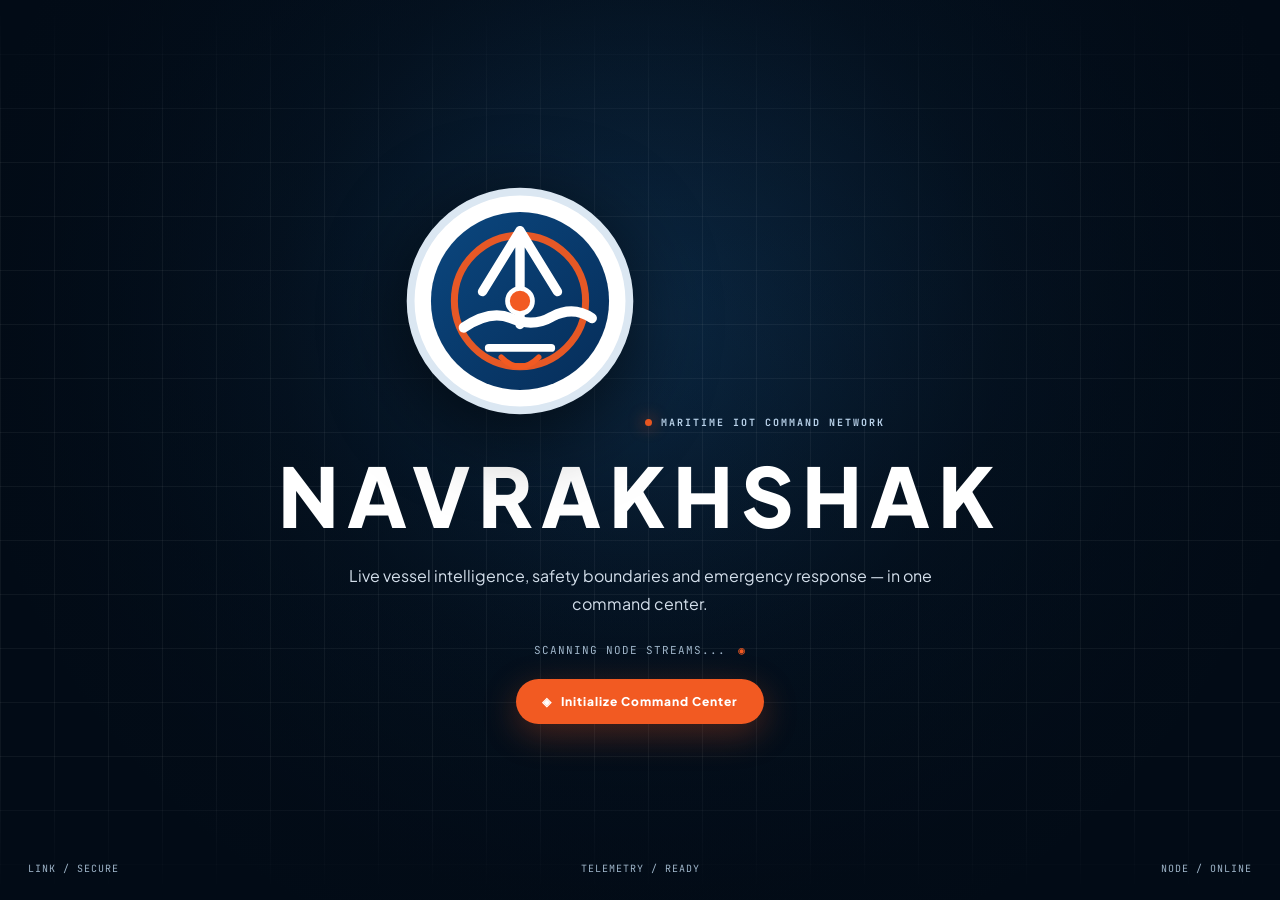
<file: index.html>
<!doctype html>
<html lang="en">
<head>
<meta charset="utf-8">
<meta name="viewport" content="width=device-width,initial-scale=1">
<meta http-equiv="refresh" content="0;url=v2/index.html">
<title>NAVRAKHSHAK | V2</title>
<script>location.replace('v2/index.html');</script>
</head>
<body>
<p>Opening NAVRAKHSHAK V2…</p>
</body>
</html>
</file>
<file: v2/styles.css>
@import url('https://fonts.googleapis.com/css2?family=Plus+Jakarta+Sans:wght@400;500;600;700;800&family=JetBrains+Mono:wght@500;700&display=swap');
:root{--navy:#062d59;--navy2:#0b477f;--orange:#f25a22;--red:#ff0055;--green:#00a86b;--ink:#10233b;--muted:#617086;--bg:#f4f8fc;--glass:rgba(255,255,255,.9);--border:rgba(6,45,89,.12);--mono:'JetBrains Mono',monospace;--sans:'Plus Jakarta Sans',sans-serif}*{box-sizing:border-box}html,body{margin:0;min-height:100%;font-family:var(--sans);color:var(--ink);background:var(--bg)}body{overflow-x:hidden}a{text-decoration:none;color:inherit}button,input{font:inherit}.landing{background:#020b16;color:#fff}.hero{height:100dvh;min-height:650px;position:relative;display:grid;place-items:center;overflow:hidden;background:radial-gradient(circle at 50% 35%,#123c62 0,#07192b 42%,#020b16 78%)}.hero video{position:absolute;inset:0;width:100%;height:100%;object-fit:cover;opacity:.35;filter:saturate(.7)}.hero:after{content:'';position:absolute;inset:0;background:radial-gradient(circle at center,transparent 0,rgba(2,11,22,.35) 48%,rgba(2,11,22,.9) 100%),linear-gradient(180deg,rgba(2,11,22,.15),rgba(2,11,22,.72))}.hero-grid{position:absolute;inset:0;z-index:1;background-image:linear-gradient(rgba(255,255,255,.05) 1px,transparent 1px),linear-gradient(90deg,rgba(255,255,255,.05) 1px,transparent 1px);background-size:54px 54px;mask-image:linear-gradient(to bottom,transparent,black 15%,black 85%,transparent);animation:gridMove 14s linear infinite}@keyframes gridMove{to{transform:translateY(54px)}}.hero-content{position:relative;z-index:2;text-align:center;max-width:820px;width:100%;padding:40px 22px;animation:rise .9s cubic-bezier(.2,.8,.2,1)}.hero-logo{width:250px;height:250px;object-fit:contain;filter:drop-shadow(0 18px 40px rgba(0,0,0,.6));animation:float 4s ease-in-out infinite}@keyframes float{50%{transform:translateY(-10px) scale(1.015)}}@keyframes rise{from{opacity:0;transform:translateY(28px)}to{opacity:1;transform:none}}@keyframes pulse{50%{opacity:.35;transform:scale(.75)}}@keyframes spin{to{transform:rotate(360deg)}}.eyebrow{display:inline-flex;align-items:center;gap:9px;font:700 10px var(--mono);letter-spacing:2px;color:#b9d2ea;margin:2px 0 14px}.dot{width:7px;height:7px;border-radius:50%;background:var(--orange);box-shadow:0 0 16px var(--orange);animation:pulse 1.4s infinite}h1{font-size:clamp(40px,8vw,82px);letter-spacing:8px;margin:0;font-weight:800;overflow-wrap:anywhere}.hero-content p{max-width:650px;margin:16px auto 26px;color:#d4dfeb;line-height:1.7}.boot{display:flex;justify-content:center;gap:12px;align-items:center;font:11px var(--mono);letter-spacing:1px;color:#9fb5c9;margin-bottom:22px}.boot-icon{color:var(--orange);animation:spin 2s linear infinite}.primary-btn{display:inline-flex;align-items:center;gap:10px;background:var(--orange);padding:15px 26px;border-radius:999px;font-size:12px;font-weight:800;letter-spacing:1px;box-shadow:0 10px 35px rgba(242,90,34,.3);transition:.3s}.primary-btn:hover{transform:translateY(-3px);box-shadow:0 16px 42px rgba(242,90,34,.45)}.hero-footer{position:absolute;z-index:3;bottom:25px;left:28px;right:28px;display:flex;justify-content:space-between;font:10px var(--mono);letter-spacing:1px;color:#9fb5c9}.shell{display:flex;min-height:100vh;min-width:0}.sidebar{position:fixed;z-index:50;inset:0 auto 0 0;width:270px;padding:22px 18px;background:rgba(255,255,255,.94);backdrop-filter:blur(22px);border-right:1px solid var(--border);display:flex;flex-direction:column;transition:transform .32s cubic-bezier(.2,.8,.2,1),box-shadow .32s}.sidebar.collapsed{transform:translateX(-100%);box-shadow:none}.brand{display:flex;align-items:center;gap:12px;padding:0 8px 25px;min-width:0}.brand img{width:66px;height:66px;object-fit:contain;flex:0 0 66px}.brand strong{font-size:16px;letter-spacing:1.5px}.brand small{display:block;color:var(--orange);font:700 8px var(--mono);letter-spacing:1px;margin-top:3px}.nav{display:grid;gap:7px}.nav a{padding:13px 14px;border:1px solid transparent;border-radius:12px;color:var(--muted);font-size:11px;font-weight:700;letter-spacing:.8px;display:flex;gap:12px;align-items:center;transition:.25s}.nav a:hover{background:#fff;border-color:var(--border);transform:translateX(3px);color:var(--navy)}.nav a.active{background:linear-gradient(135deg,rgba(242,90,34,.13),rgba(6,45,89,.05));border-color:rgba(242,90,34,.4);color:var(--navy);box-shadow:0 8px 24px rgba(6,45,89,.07)}.sidebar-bottom{margin-top:auto;border-top:1px solid var(--border);padding:18px 8px;font:10px var(--mono);color:var(--muted);line-height:2}.online{color:var(--green);font-weight:700}.main{margin-left:270px;width:calc(100% - 270px);min-width:0;padding:28px;transition:margin-left .32s,width .32s}.main.expanded{margin-left:0;width:100%}.menu-toggle{position:fixed;z-index:70;top:16px;left:286px;width:44px;height:44px;border:1px solid var(--border);border-radius:14px;background:rgba(255,255,255,.95);color:var(--navy);box-shadow:0 10px 25px rgba(6,45,89,.12);cursor:pointer;font-size:20px;transition:left .32s,transform .2s}.menu-toggle:hover{transform:scale(1.04)}.menu-toggle.shifted{left:16px}.sidebar-overlay{display:none;position:fixed;inset:0;background:rgba(2,11,22,.35);backdrop-filter:blur(2px);z-index:40}.topbar{display:flex;justify-content:space-between;align-items:center;gap:16px;margin-bottom:22px;min-width:0;padding-left:58px}.topbar h2{margin:0;font-size:24px}.topbar p{margin:5px 0 0;color:var(--muted);font-size:12px}.status{font:700 10px var(--mono);padding:9px 13px;border:1px solid rgba(0,168,107,.25);border-radius:999px;color:var(--green);background:rgba(0,168,107,.06);white-space:nowrap}.grid{display:grid;grid-template-columns:repeat(4,minmax(0,1fr));gap:14px;min-width:0}.card{min-width:0;background:var(--glass);border:1px solid var(--border);border-radius:18px;padding:19px;box-shadow:0 12px 30px rgba(6,45,89,.055);animation:cardIn .55s both}@keyframes cardIn{from{opacity:0;transform:translateY(15px)}to{opacity:1;transform:none}}.metric-label{font:700 9px var(--mono);letter-spacing:1px;color:var(--muted)}.metric{font:800 30px var(--mono);margin:10px 0 3px;color:var(--navy);white-space:nowrap;overflow:hidden;text-overflow:ellipsis}.metric-note{font-size:10px;color:var(--muted)}.content-grid{display:grid;grid-template-columns:minmax(0,2fr) minmax(280px,1fr);gap:16px;margin-top:16px;min-width:0}.panel{min-width:0;background:var(--glass);border:1px solid var(--border);border-radius:18px;overflow:hidden;box-shadow:0 12px 30px rgba(6,45,89,.055)}.tracking-panel{width:100%;height:calc(100dvh - 125px);min-height:500px}.panel-head{padding:16px 18px;border-bottom:1px solid var(--border);display:flex;justify-content:space-between;align-items:center;gap:12px}.panel-head strong{font-size:12px;letter-spacing:.7px}.panel-head span{font:9px var(--mono);color:var(--muted);white-space:nowrap}#map{height:520px;width:100%;min-width:0}.tracking-panel #map{height:calc(100% - 53px);min-height:0}.leaflet-container{font-family:var(--sans)}.telemetry{padding:18px}.telemetry-row{display:flex;justify-content:space-between;gap:14px;padding:12px 0;border-bottom:1px solid var(--border);font-size:11px}.telemetry-row span{color:var(--muted)}.telemetry-row b{font-family:var(--mono);color:var(--navy);text-align:right;overflow-wrap:anywhere}.alert{margin:16px 18px;padding:14px;border-radius:12px;background:rgba(255,0,85,.07);border:1px solid rgba(255,0,85,.2);color:var(--red);font-size:10px;font-weight:700}.page-card{max-width:900px;padding:24px}.form{display:grid;gap:15px;max-width:620px}.field label{display:block;font:700 9px var(--mono);color:var(--muted);margin-bottom:7px;letter-spacing:1px}.field input{width:100%;padding:13px;border:1px solid var(--border);border-radius:10px;background:#fff;outline:0}.field input:focus{border-color:var(--orange);box-shadow:0 0 0 3px rgba(242,90,34,.09)}.btn{border:0;border-radius:10px;padding:13px 16px;cursor:pointer;font-size:11px;font-weight:800;transition:.25s}.btn.primary{background:var(--navy);color:#fff}.btn.primary:hover{transform:translateY(-2px);background:var(--navy2)}.btn.danger{background:rgba(255,0,85,.08);color:var(--red);border:1px solid rgba(255,0,85,.3)}.btn.danger:hover{background:var(--red);color:#fff}.weather-temp{font:800 54px var(--mono);color:var(--orange)}.weather-grid{display:grid;grid-template-columns:repeat(2,minmax(0,1fr));gap:12px;margin-top:20px}.mini{padding:15px;border:1px solid var(--border);border-radius:12px;background:rgba(6,45,89,.025)}.mini small{display:block;color:var(--muted);font-size:9px}.mini b{display:block;margin-top:7px;font:700 16px var(--mono);overflow-wrap:anywhere}.danger-page{background:linear-gradient(135deg,#fff,#fff5f8)}.sos{color:var(--red);font-size:42px;animation:pulse 1s infinite}.drawer-open .sidebar-overlay{display:block}@media(max-width:1000px){.sidebar{width:250px;transform:translateX(-100%)}.sidebar.open{transform:translateX(0);box-shadow:20px 0 50px rgba(6,45,89,.18)}.main,.main.expanded{margin-left:0;width:100%;padding:24px}.menu-toggle,.menu-toggle.shifted{left:16px}.topbar{padding-left:58px}}@media(max-width:760px){.main,.main.expanded{padding:14px}.topbar{align-items:flex-start;margin-bottom:16px}.topbar h2{font-size:20px}.topbar p{font-size:11px;line-height:1.45}.status{font-size:8px;padding:8px 10px}.grid{grid-template-columns:1fr}.content-grid{grid-template-columns:1fr}.tracking-panel{height:calc(100dvh - 112px);min-height:430px;border-radius:14px}.hero-footer{display:none}.hero-content{padding:28px 18px}.hero-logo{width:230px;height:230px}.hero-content h1{font-size:clamp(34px,11vw,60px);letter-spacing:4px}.hero-content p{font-size:13px;line-height:1.55}.primary-btn{width:min(100%,340px);justify-content:center}.page-card{width:100%;max-width:none}.weather-grid{grid-template-columns:1fr 1fr}}@media(max-width:420px){.main,.main.expanded{padding:12px}.menu-toggle{top:12px;left:12px;width:42px;height:42px}.topbar{padding-left:54px}.topbar h2{font-size:19px}.status{align-self:flex-start}.card{padding:16px}.metric{font-size:26px}.panel-head{padding:13px}.tracking-panel{height:calc(100dvh - 105px);min-height:390px}.tracking-panel #map{height:calc(100% - 50px)}.hero-logo{width:205px;height:205px}.hero-content{padding:24px 15px}.weather-temp{font-size:48px}}
</file>
